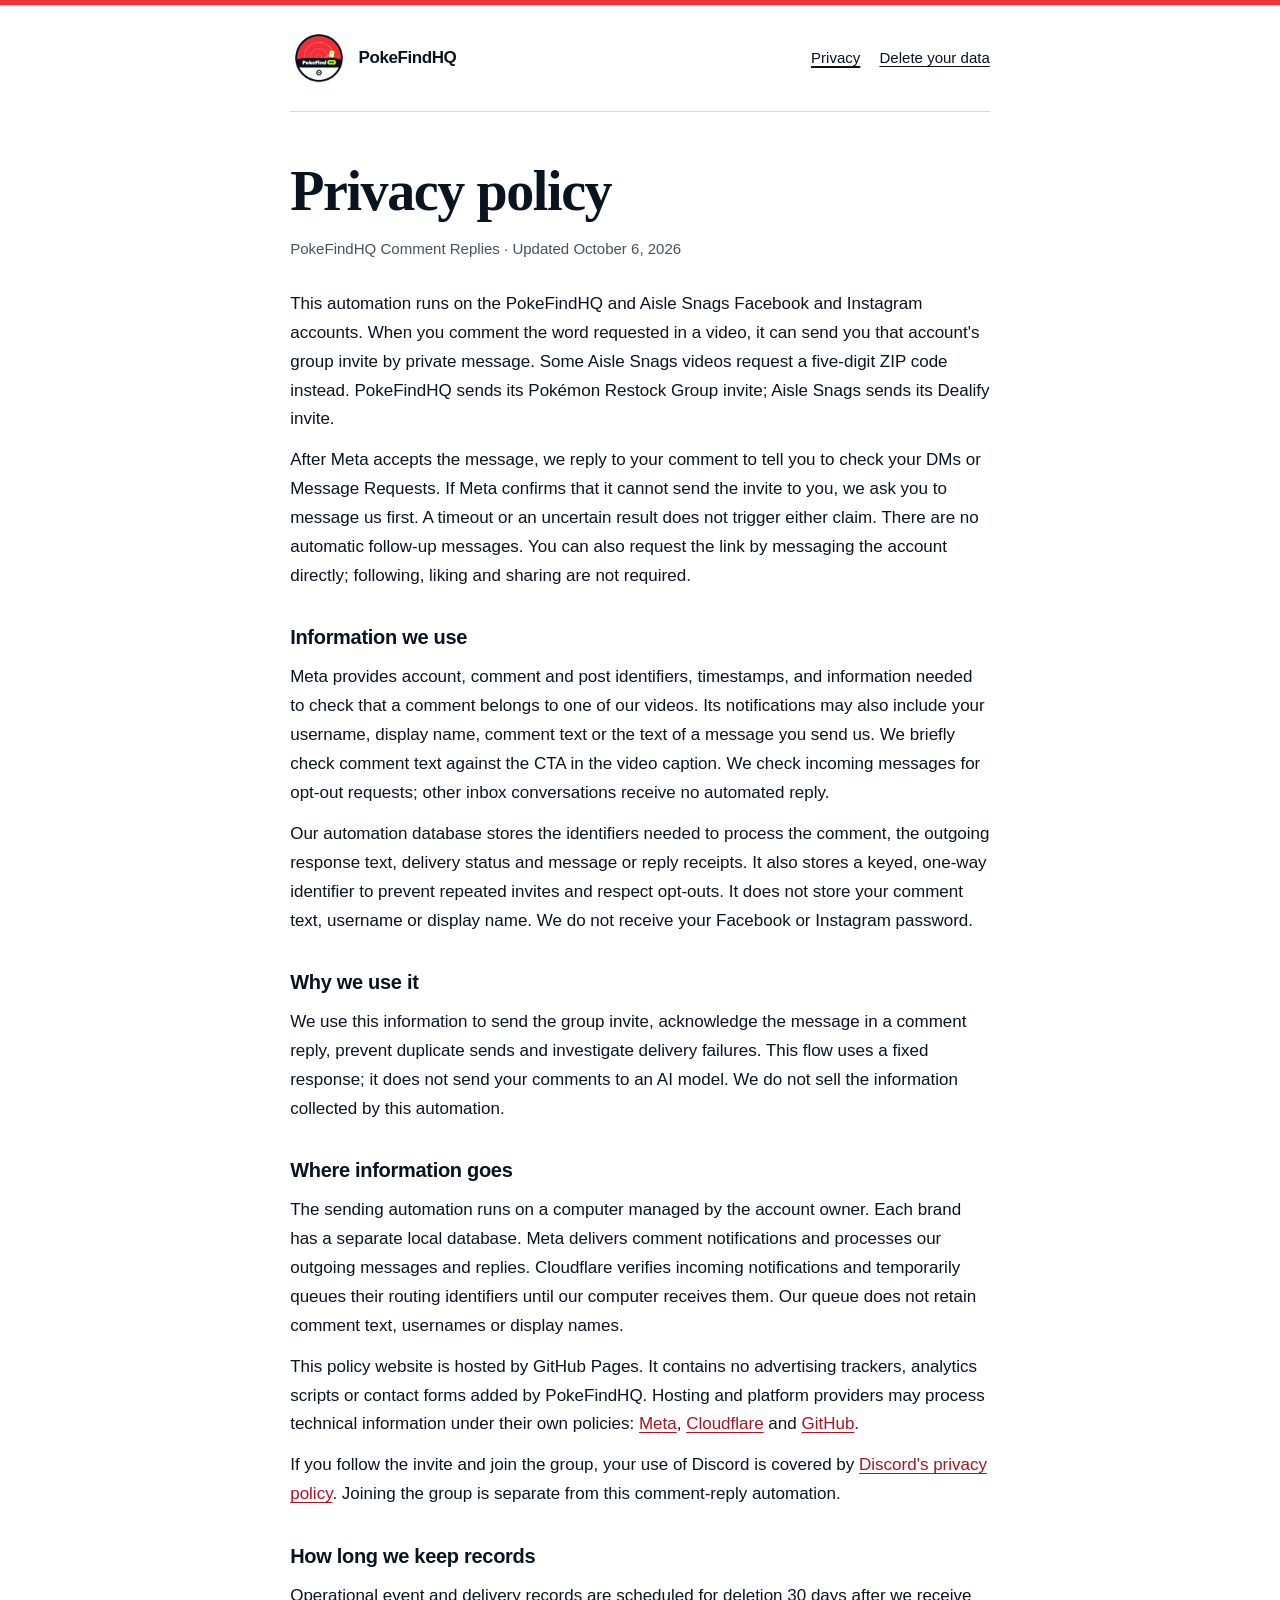
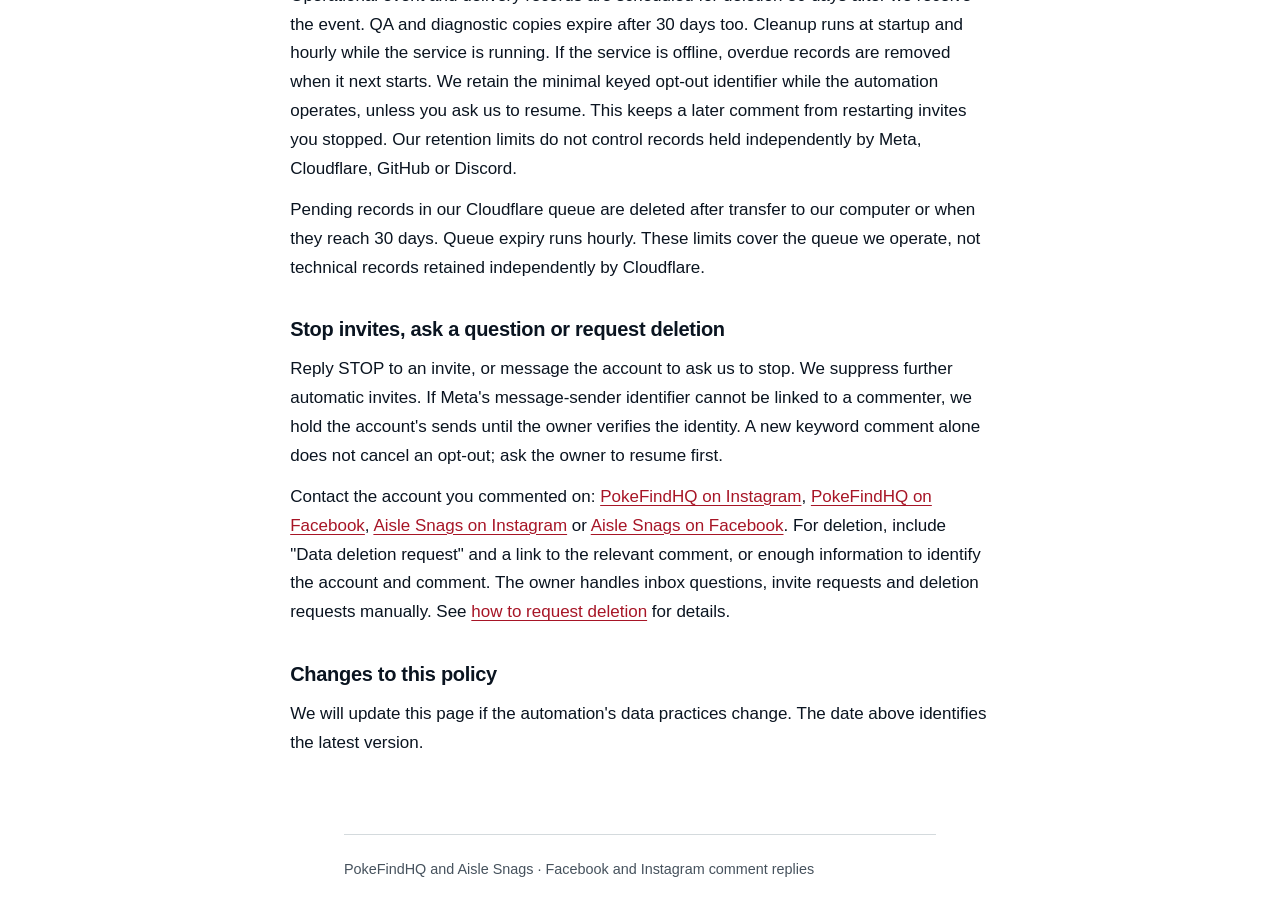
<file: index.html>
<!doctype html>
<html lang="en">
<head>
  <meta charset="utf-8">
  <meta name="viewport" content="width=device-width,initial-scale=1">
  <meta name="description" content="How the PokeFindHQ and Aisle Snags comment-reply automation uses information, and how to request deletion.">
  <meta name="referrer" content="strict-origin-when-cross-origin">
  <meta http-equiv="Content-Security-Policy" content="default-src 'none'; img-src 'self'; style-src 'self'; base-uri 'none'; form-action 'none'">
  <title>Privacy policy | PokeFindHQ Comment Replies</title>
  <link rel="icon" href="pokefindhq.png">
  <link rel="stylesheet" href="site.css">
</head>
<body>
  <a class="skip" href="#main">Skip to content</a>
  <header>
    <a class="brand" href="./"><img src="pokefindhq.png" alt="" width="58" height="58">PokeFindHQ</a>
    <nav aria-label="Policy pages"><a href="./" aria-current="page">Privacy</a><a href="delete-data.html">Delete your data</a></nav>
  </header>
  <main id="main">
    <h1>Privacy policy</h1>
    <p class="date">PokeFindHQ Comment Replies · Updated October 6, 2026</p>
    <p>This automation runs on the PokeFindHQ and Aisle Snags Facebook and Instagram accounts. When you comment the word requested in a video, it can send you that account's group invite by private message. Some Aisle Snags videos request a five-digit ZIP code instead. PokeFindHQ sends its Pokémon Restock Group invite; Aisle Snags sends its Dealify invite.</p>
    <p>After Meta accepts the message, we reply to your comment to tell you to check your DMs or Message Requests. If Meta confirms that it cannot send the invite to you, we ask you to message us first. A timeout or an uncertain result does not trigger either claim. There are no automatic follow-up messages. You can also request the link by messaging the account directly; following, liking and sharing are not required.</p>

    <h2>Information we use</h2>
    <p>Meta provides account, comment and post identifiers, timestamps, and information needed to check that a comment belongs to one of our videos. Its notifications may also include your username, display name, comment text or the text of a message you send us. We briefly check comment text against the CTA in the video caption. We check incoming messages for opt-out requests; other inbox conversations receive no automated reply.</p>
    <p>Our automation database stores the identifiers needed to process the comment, the outgoing response text, delivery status and message or reply receipts. It also stores a keyed, one-way identifier to prevent repeated invites and respect opt-outs. It does not store your comment text, username or display name. We do not receive your Facebook or Instagram password.</p>

    <h2>Why we use it</h2>
    <p>We use this information to send the group invite, acknowledge the message in a comment reply, prevent duplicate sends and investigate delivery failures. This flow uses a fixed response; it does not send your comments to an AI model. We do not sell the information collected by this automation.</p>

    <h2>Where information goes</h2>
    <p>The sending automation runs on a computer managed by the account owner. Each brand has a separate local database. Meta delivers comment notifications and processes our outgoing messages and replies. Cloudflare verifies incoming notifications and temporarily queues their routing identifiers until our computer receives them. Our queue does not retain comment text, usernames or display names.</p>
    <p>This policy website is hosted by GitHub Pages. It contains no advertising trackers, analytics scripts or contact forms added by PokeFindHQ. Hosting and platform providers may process technical information under their own policies: <a href="https://privacycenter.instagram.com/policy/">Meta</a>, <a href="https://www.cloudflare.com/privacypolicy/">Cloudflare</a> and <a href="https://docs.github.com/en/site-policy/privacy-policies/github-general-privacy-statement">GitHub</a>.</p>
    <p>If you follow the invite and join the group, your use of Discord is covered by <a href="https://discord.com/privacy">Discord's privacy policy</a>. Joining the group is separate from this comment-reply automation.</p>

    <h2>How long we keep records</h2>
    <p>Operational event and delivery records are scheduled for deletion 30 days after we receive the event. QA and diagnostic copies expire after 30 days too. Cleanup runs at startup and hourly while the service is running. If the service is offline, overdue records are removed when it next starts. We retain the minimal keyed opt-out identifier while the automation operates, unless you ask us to resume. This keeps a later comment from restarting invites you stopped. Our retention limits do not control records held independently by Meta, Cloudflare, GitHub or Discord.</p>
    <p>Pending records in our Cloudflare queue are deleted after transfer to our computer or when they reach 30 days. Queue expiry runs hourly. These limits cover the queue we operate, not technical records retained independently by Cloudflare.</p>

    <h2>Stop invites, ask a question or request deletion</h2>
    <p>Reply STOP to an invite, or message the account to ask us to stop. We suppress further automatic invites. If Meta's message-sender identifier cannot be linked to a commenter, we hold the account's sends until the owner verifies the identity. A new keyword comment alone does not cancel an opt-out; ask the owner to resume first.</p>
    <p>Contact the account you commented on: <a href="https://www.instagram.com/pokefindhq/">PokeFindHQ on Instagram</a>, <a href="https://www.facebook.com/1174543442402606/">PokeFindHQ on Facebook</a>, <a href="https://www.instagram.com/aislesnags/">Aisle Snags on Instagram</a> or <a href="https://www.facebook.com/1266187879917324/">Aisle Snags on Facebook</a>. For deletion, include "Data deletion request" and a link to the relevant comment, or enough information to identify the account and comment. The owner handles inbox questions, invite requests and deletion requests manually. See <a href="delete-data.html">how to request deletion</a> for details.</p>

    <h2>Changes to this policy</h2>
    <p>We will update this page if the automation's data practices change. The date above identifies the latest version.</p>
  </main>
  <footer><p>PokeFindHQ and Aisle Snags · Facebook and Instagram comment replies</p></footer>
</body>
</html>
</file>
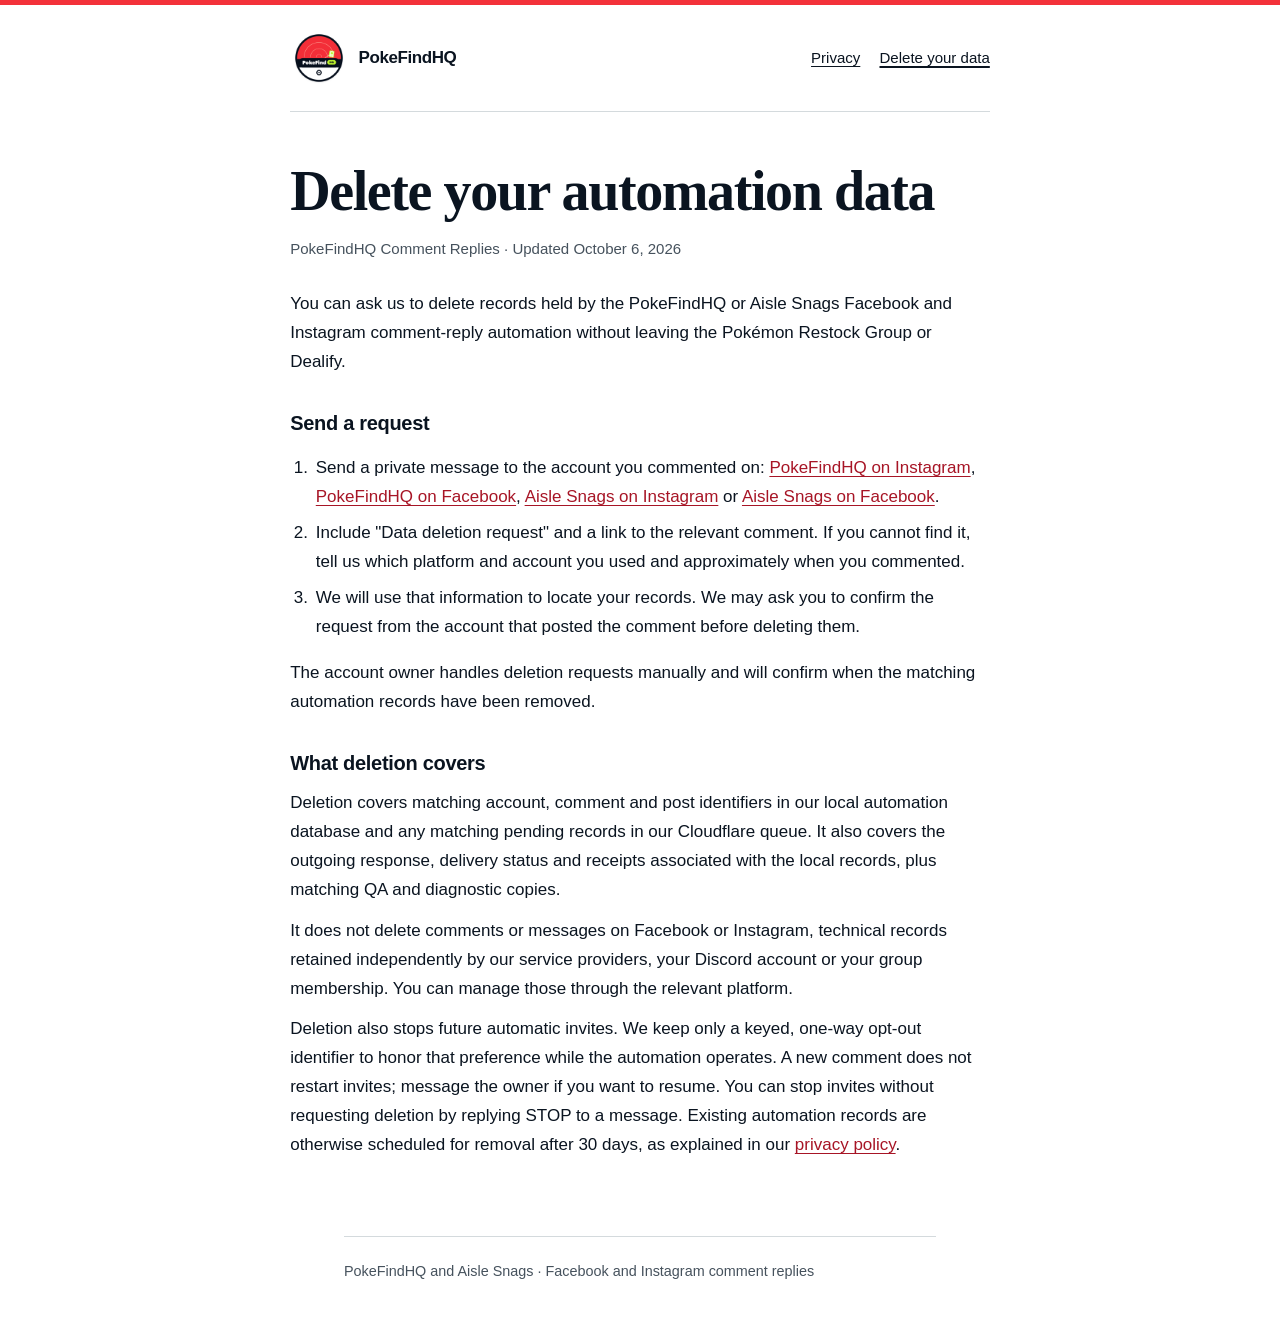
<file: delete-data.html>
<!doctype html>
<html lang="en">
<head>
  <meta charset="utf-8">
  <meta name="viewport" content="width=device-width,initial-scale=1">
  <meta name="description" content="Request deletion of records held by the PokeFindHQ or Aisle Snags comment-reply automation.">
  <meta name="referrer" content="strict-origin-when-cross-origin">
  <meta http-equiv="Content-Security-Policy" content="default-src 'none'; img-src 'self'; style-src 'self'; base-uri 'none'; form-action 'none'">
  <title>Delete your data | PokeFindHQ Comment Replies</title>
  <link rel="icon" href="pokefindhq.png">
  <link rel="stylesheet" href="site.css">
</head>
<body>
  <a class="skip" href="#main">Skip to content</a>
  <header>
    <a class="brand" href="./"><img src="pokefindhq.png" alt="" width="58" height="58">PokeFindHQ</a>
    <nav aria-label="Policy pages"><a href="./">Privacy</a><a href="delete-data.html" aria-current="page">Delete your data</a></nav>
  </header>
  <main id="main">
    <h1>Delete your automation data</h1>
    <p class="date">PokeFindHQ Comment Replies · Updated October 6, 2026</p>
    <p>You can ask us to delete records held by the PokeFindHQ or Aisle Snags Facebook and Instagram comment-reply automation without leaving the Pokémon Restock Group or Dealify.</p>
    <h2>Send a request</h2>
    <ol>
      <li>Send a private message to the account you commented on: <a href="https://www.instagram.com/pokefindhq/">PokeFindHQ on Instagram</a>, <a href="https://www.facebook.com/1174543442402606/">PokeFindHQ on Facebook</a>, <a href="https://www.instagram.com/aislesnags/">Aisle Snags on Instagram</a> or <a href="https://www.facebook.com/1266187879917324/">Aisle Snags on Facebook</a>.</li>
      <li>Include "Data deletion request" and a link to the relevant comment. If you cannot find it, tell us which platform and account you used and approximately when you commented.</li>
      <li>We will use that information to locate your records. We may ask you to confirm the request from the account that posted the comment before deleting them.</li>
    </ol>
    <p>The account owner handles deletion requests manually and will confirm when the matching automation records have been removed.</p>
    <h2>What deletion covers</h2>
    <p>Deletion covers matching account, comment and post identifiers in our local automation database and any matching pending records in our Cloudflare queue. It also covers the outgoing response, delivery status and receipts associated with the local records, plus matching QA and diagnostic copies.</p>
    <p>It does not delete comments or messages on Facebook or Instagram, technical records retained independently by our service providers, your Discord account or your group membership. You can manage those through the relevant platform.</p>
    <p>Deletion also stops future automatic invites. We keep only a keyed, one-way opt-out identifier to honor that preference while the automation operates. A new comment does not restart invites; message the owner if you want to resume. You can stop invites without requesting deletion by replying STOP to a message. Existing automation records are otherwise scheduled for removal after 30 days, as explained in our <a href="./">privacy policy</a>.</p>
  </main>
  <footer><p>PokeFindHQ and Aisle Snags · Facebook and Instagram comment replies</p></footer>
</body>
</html>
</file>
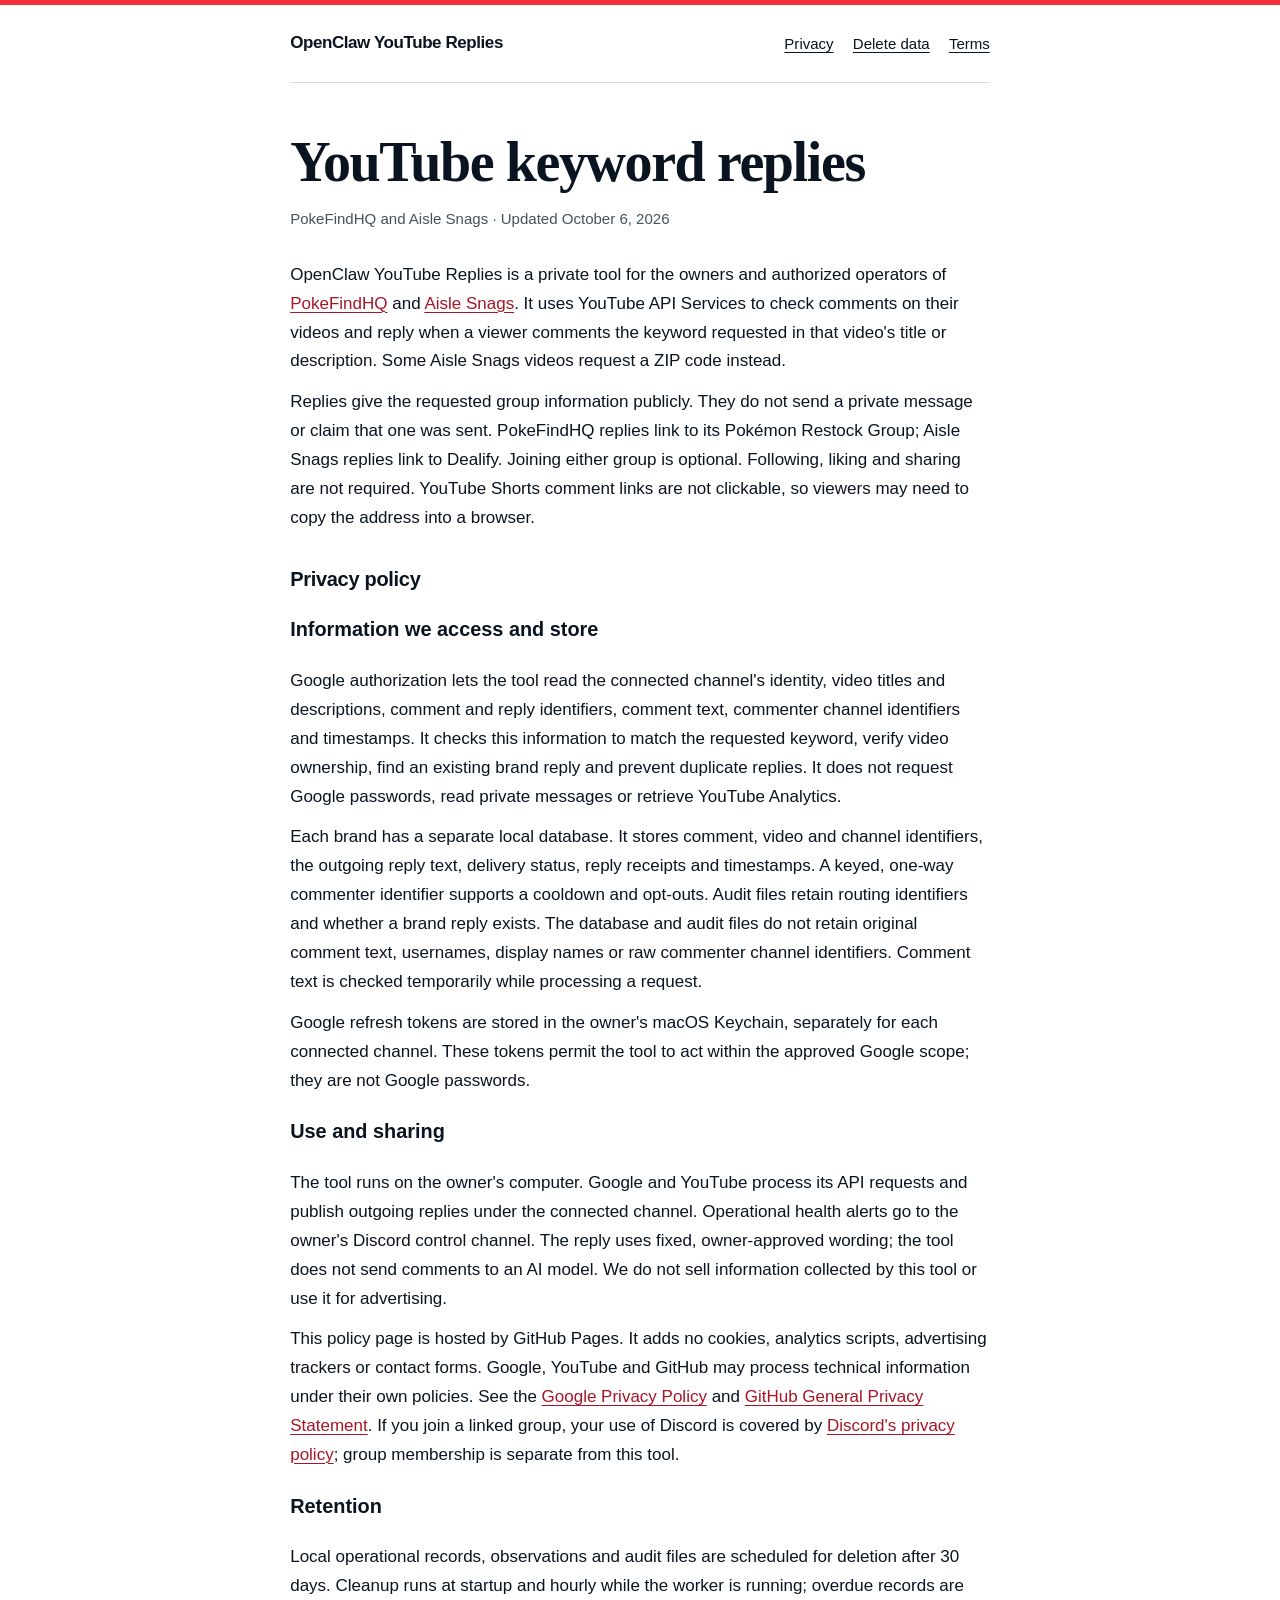
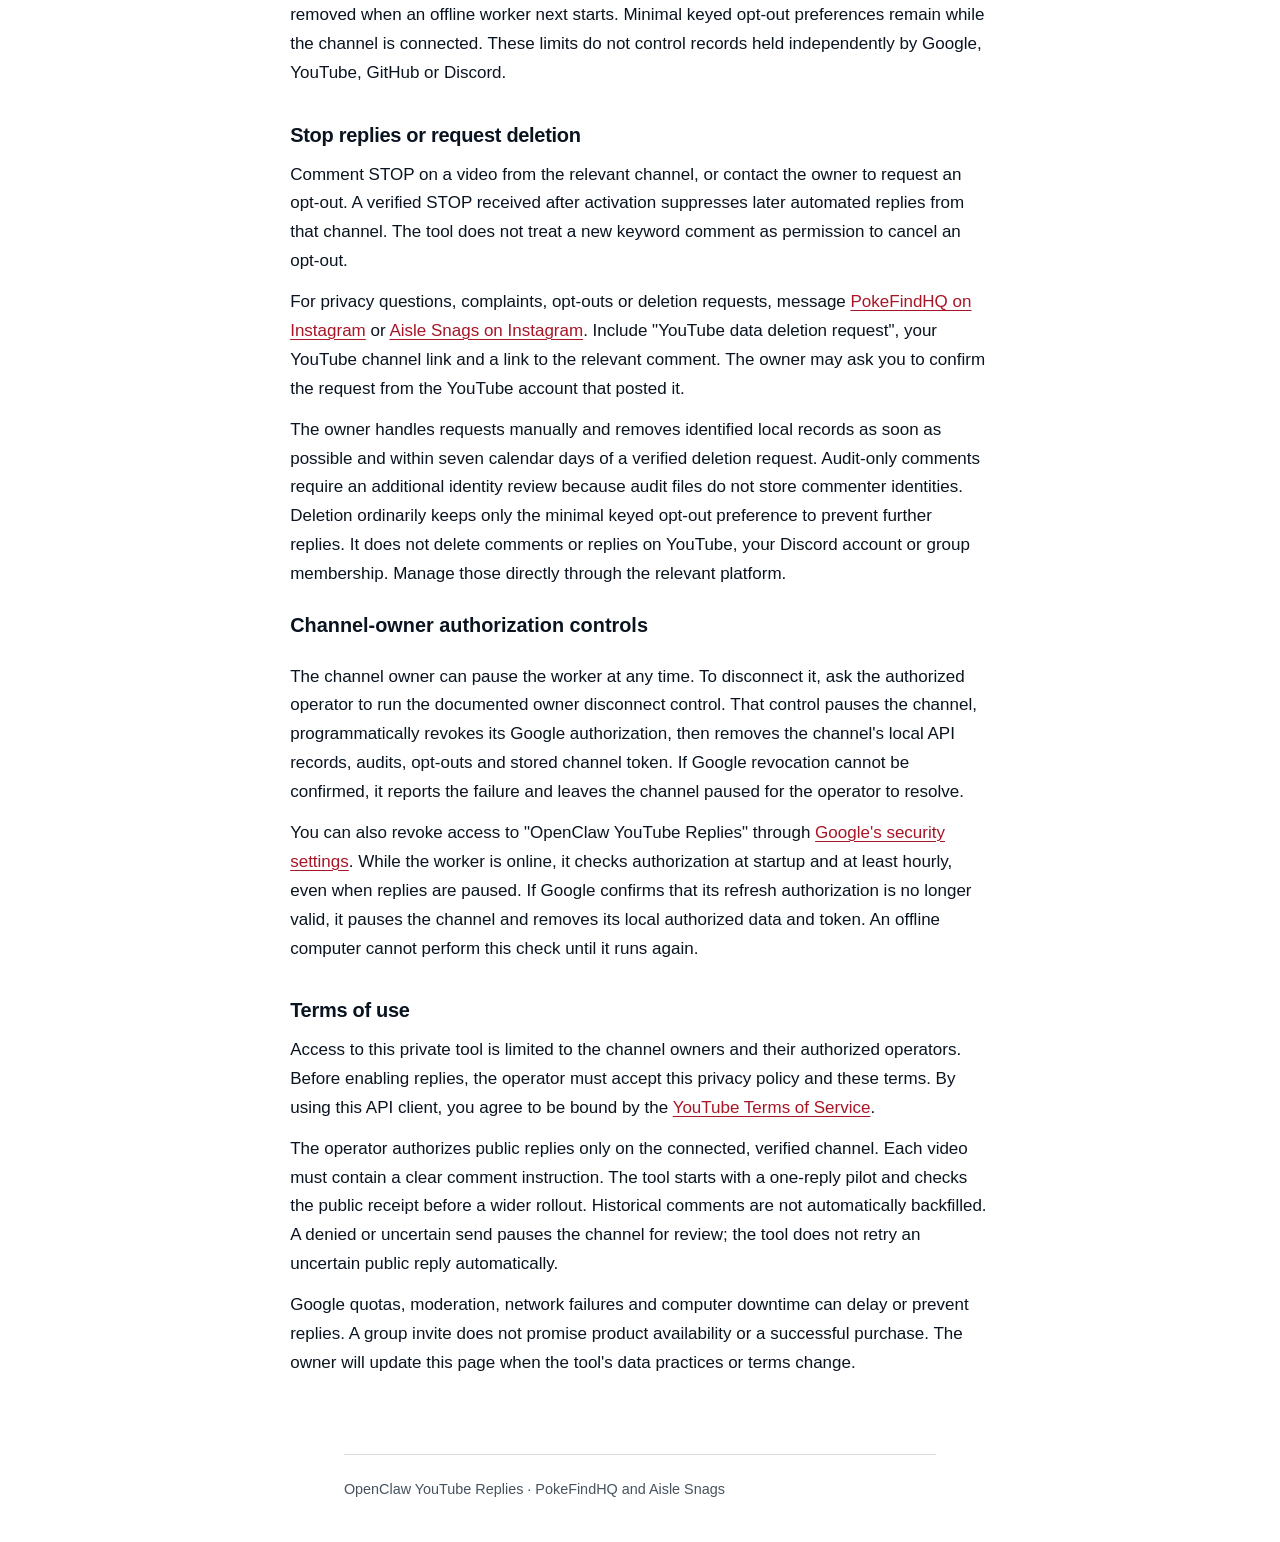
<file: youtube.html>
<!doctype html>
<html lang="en">
<head>
  <meta charset="utf-8">
  <meta name="viewport" content="width=device-width,initial-scale=1">
  <meta name="description" content="How OpenClaw YouTube Replies works for PokeFindHQ and Aisle Snags, what it stores, and how to stop replies or delete data.">
  <meta name="referrer" content="strict-origin-when-cross-origin">
  <meta http-equiv="Content-Security-Policy" content="default-src 'none'; img-src 'self'; style-src 'self'; base-uri 'none'; form-action 'none'">
  <title>OpenClaw YouTube Replies | Privacy and terms</title>
  <link rel="stylesheet" href="site.css">
</head>
<body>
  <a class="skip" href="#main">Skip to content</a>
  <header>
    <a class="brand" href="youtube.html">OpenClaw YouTube Replies</a>
    <nav aria-label="Page sections"><a href="#privacy">Privacy</a><a href="#delete">Delete data</a><a href="#terms">Terms</a></nav>
  </header>
  <main id="main">
    <h1>YouTube keyword replies</h1>
    <p class="date">PokeFindHQ and Aisle Snags · Updated October 6, 2026</p>
    <p>OpenClaw YouTube Replies is a private tool for the owners and authorized operators of <a href="https://www.youtube.com/@PokeFindHQ">PokeFindHQ</a> and <a href="https://www.youtube.com/@AisleSnags">Aisle Snags</a>. It uses YouTube API Services to check comments on their videos and reply when a viewer comments the keyword requested in that video's title or description. Some Aisle Snags videos request a ZIP code instead.</p>
    <p>Replies give the requested group information publicly. They do not send a private message or claim that one was sent. PokeFindHQ replies link to its Pokémon Restock Group; Aisle Snags replies link to Dealify. Joining either group is optional. Following, liking and sharing are not required. YouTube Shorts comment links are not clickable, so viewers may need to copy the address into a browser.</p>

    <section aria-labelledby="privacy">
      <h2 id="privacy">Privacy policy</h2>
      <h3>Information we access and store</h3>
      <p>Google authorization lets the tool read the connected channel's identity, video titles and descriptions, comment and reply identifiers, comment text, commenter channel identifiers and timestamps. It checks this information to match the requested keyword, verify video ownership, find an existing brand reply and prevent duplicate replies. It does not request Google passwords, read private messages or retrieve YouTube Analytics.</p>
      <p>Each brand has a separate local database. It stores comment, video and channel identifiers, the outgoing reply text, delivery status, reply receipts and timestamps. A keyed, one-way commenter identifier supports a cooldown and opt-outs. Audit files retain routing identifiers and whether a brand reply exists. The database and audit files do not retain original comment text, usernames, display names or raw commenter channel identifiers. Comment text is checked temporarily while processing a request.</p>
      <p>Google refresh tokens are stored in the owner's macOS Keychain, separately for each connected channel. These tokens permit the tool to act within the approved Google scope; they are not Google passwords.</p>
      <h3>Use and sharing</h3>
      <p>The tool runs on the owner's computer. Google and YouTube process its API requests and publish outgoing replies under the connected channel. Operational health alerts go to the owner's Discord control channel. The reply uses fixed, owner-approved wording; the tool does not send comments to an AI model. We do not sell information collected by this tool or use it for advertising.</p>
      <p>This policy page is hosted by GitHub Pages. It adds no cookies, analytics scripts, advertising trackers or contact forms. Google, YouTube and GitHub may process technical information under their own policies. See the <a href="https://policies.google.com/privacy">Google Privacy Policy</a> and <a href="https://docs.github.com/en/site-policy/privacy-policies/github-general-privacy-statement">GitHub General Privacy Statement</a>. If you join a linked group, your use of Discord is covered by <a href="https://discord.com/privacy">Discord's privacy policy</a>; group membership is separate from this tool.</p>
      <h3>Retention</h3>
      <p>Local operational records, observations and audit files are scheduled for deletion after 30 days. Cleanup runs at startup and hourly while the worker is running; overdue records are removed when an offline worker next starts. Minimal keyed opt-out preferences remain while the channel is connected. These limits do not control records held independently by Google, YouTube, GitHub or Discord.</p>
    </section>

    <section aria-labelledby="delete">
      <h2 id="delete">Stop replies or request deletion</h2>
      <p>Comment STOP on a video from the relevant channel, or contact the owner to request an opt-out. A verified STOP received after activation suppresses later automated replies from that channel. The tool does not treat a new keyword comment as permission to cancel an opt-out.</p>
      <p>For privacy questions, complaints, opt-outs or deletion requests, message <a href="https://www.instagram.com/pokefindhq/">PokeFindHQ on Instagram</a> or <a href="https://www.instagram.com/aislesnags/">Aisle Snags on Instagram</a>. Include "YouTube data deletion request", your YouTube channel link and a link to the relevant comment. The owner may ask you to confirm the request from the YouTube account that posted it.</p>
      <p>The owner handles requests manually and removes identified local records as soon as possible and within seven calendar days of a verified deletion request. Audit-only comments require an additional identity review because audit files do not store commenter identities. Deletion ordinarily keeps only the minimal keyed opt-out preference to prevent further replies. It does not delete comments or replies on YouTube, your Discord account or group membership. Manage those directly through the relevant platform.</p>
      <h3>Channel-owner authorization controls</h3>
      <p>The channel owner can pause the worker at any time. To disconnect it, ask the authorized operator to run the documented owner disconnect control. That control pauses the channel, programmatically revokes its Google authorization, then removes the channel's local API records, audits, opt-outs and stored channel token. If Google revocation cannot be confirmed, it reports the failure and leaves the channel paused for the operator to resolve.</p>
      <p>You can also revoke access to "OpenClaw YouTube Replies" through <a href="https://security.google.com/settings/security/permissions">Google's security settings</a>. While the worker is online, it checks authorization at startup and at least hourly, even when replies are paused. If Google confirms that its refresh authorization is no longer valid, it pauses the channel and removes its local authorized data and token. An offline computer cannot perform this check until it runs again.</p>
    </section>

    <section aria-labelledby="terms">
      <h2 id="terms">Terms of use</h2>
      <p>Access to this private tool is limited to the channel owners and their authorized operators. Before enabling replies, the operator must accept this privacy policy and these terms. By using this API client, you agree to be bound by the <a href="https://www.youtube.com/t/terms">YouTube Terms of Service</a>.</p>
      <p>The operator authorizes public replies only on the connected, verified channel. Each video must contain a clear comment instruction. The tool starts with a one-reply pilot and checks the public receipt before a wider rollout. Historical comments are not automatically backfilled. A denied or uncertain send pauses the channel for review; the tool does not retry an uncertain public reply automatically.</p>
      <p>Google quotas, moderation, network failures and computer downtime can delay or prevent replies. A group invite does not promise product availability or a successful purchase. The owner will update this page when the tool's data practices or terms change.</p>
    </section>
  </main>
  <footer><p>OpenClaw YouTube Replies · PokeFindHQ and Aisle Snags</p></footer>
</body>
</html>
</file>
<file: site.css>
:root { color-scheme: light; --ink:#0a1420; --muted:#46525d; --line:#d4dadd; --accent:#a71526; --lime:#bdf533; }
* { box-sizing:border-box; }
html { scroll-padding-top:2rem; }
body { margin:0; border-top:5px solid #f3313a; background:#fff; color:var(--ink); font:1.0625rem/1.7 -apple-system,BlinkMacSystemFont,"Segoe UI",sans-serif; }
::selection { background:var(--lime); color:var(--ink); }
a { color:var(--accent); text-underline-offset:.2em; text-decoration-thickness:1px; }
a:hover { text-decoration-thickness:2px; }
a:focus-visible { outline:3px solid var(--ink); outline-offset:5px; border-radius:2px; }
.skip { position:absolute; left:1rem; top:-6rem; background:#fff; padding:.5rem 1rem; z-index:2; }
.skip:focus { top:1rem; }
header,main,footer { width:min(100% - 3rem,74ch); margin-inline:auto; }
header { display:flex; align-items:center; justify-content:space-between; gap:1.5rem; padding-block:1.5rem; border-bottom:1px solid var(--line); }
.brand { display:flex; align-items:center; gap:.65rem; color:var(--ink); text-decoration:none; font-weight:750; letter-spacing:-.025em; }
.brand img { width:58px; height:58px; }
nav { display:flex; flex-wrap:wrap; gap:1.2rem; font-size:.94rem; }
nav a { color:var(--ink); }
nav a[aria-current="page"] { text-decoration-thickness:2px; }
main { padding-block:3rem 4rem; }
h1 { margin:0 0 .8rem; font:600 clamp(2.25rem,7vw,3.5rem)/1.12 Georgia,"Times New Roman",serif; letter-spacing:-.025em; text-wrap:balance; }
h2 { margin:2.1rem 0 .5rem; font-size:1.25rem; line-height:1.35; letter-spacing:-.015em; }
p { margin:.75rem 0; }
.date { margin:0 0 1.8rem; color:var(--muted); font-size:.94rem; font-variant-numeric:tabular-nums; }
ul,ol { padding-left:1.4rem; }
li { padding-left:.2rem; margin:.45rem 0; }
footer { padding-block:1.4rem 2.5rem; border-top:1px solid var(--line); color:var(--muted); font-size:.9rem; }
footer p { margin:0; }
@media(max-width:480px) { header,main,footer { width:calc(100% - 2rem); } header { flex-wrap:wrap; gap:.8rem; padding-block:1rem; } nav { padding-left:.25rem; } main { padding-top:2rem; } }
@media(prefers-reduced-motion:reduce) { * { scroll-behavior:auto; } }
@media print { .skip,nav { display:none; } header,main,footer { width:100%; } body { border:0; font-size:11pt; } main { padding-block:1rem; } a { color:inherit; } }
</file>
